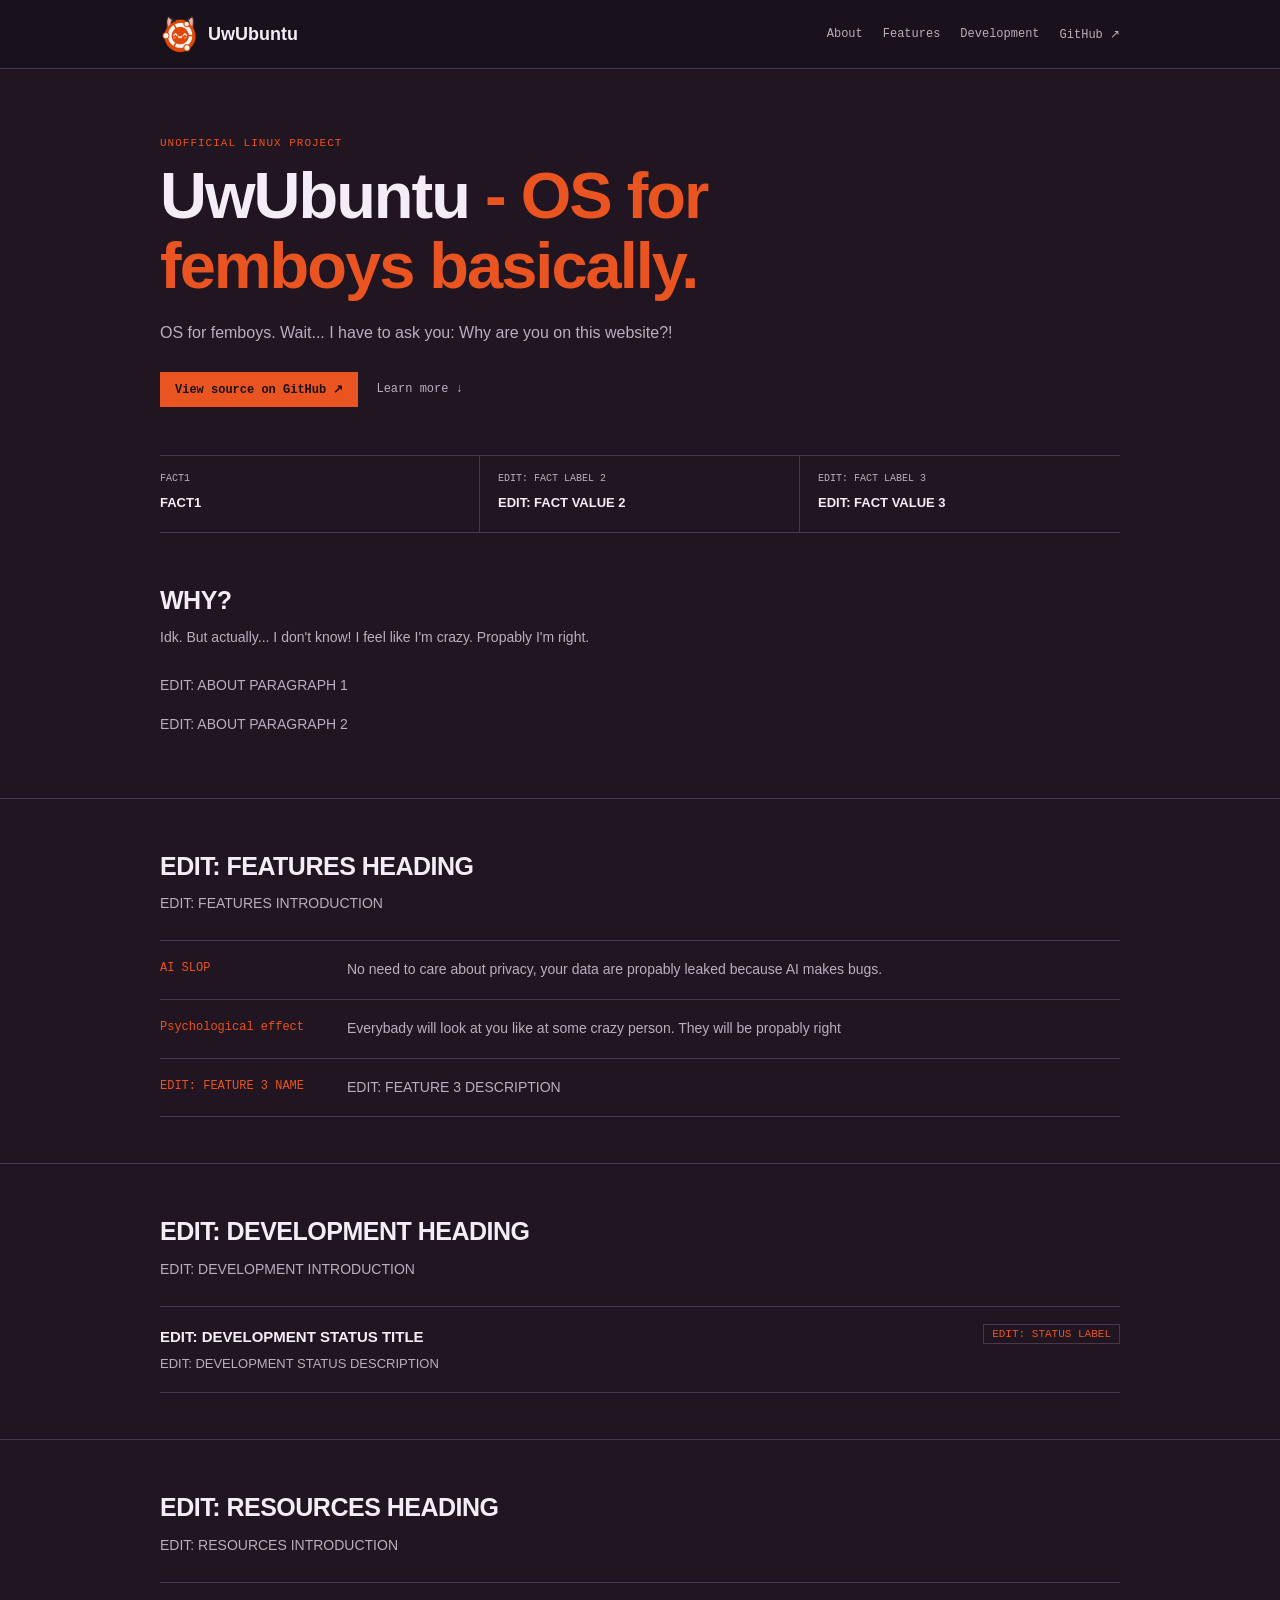
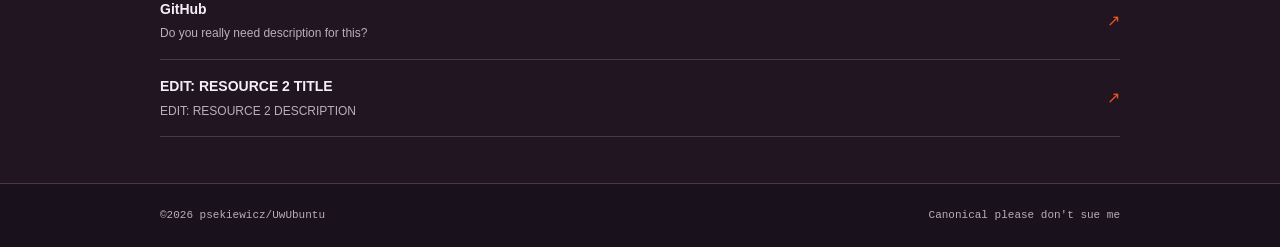
<file: index.html>
<!DOCTYPE html>
<html lang="en">
<head>
  <meta charset="UTF-8">
  <meta name="viewport" content="width=device-width, initial-scale=1">
  <meta name="theme-color" content="#211521">

  <!-- EDIT: PAGE TITLE -->
  <title>UwUbuntu </title>

  <!-- EDIT: PAGE DESCRIPTION -->
  <meta name="description"
        content="UwUbuntu — an unofficial, furry-themed Ubuntu continuation project.">

  <style>
    :root {
      --bg: #211521;
      --surface: #2b202d;
      --text: #f5edf5;
      --muted: #bbaebd;
      --orange: #e95420;
      --border: #49374b;
      --width: 960px;
      --mono: "Cascadia Code", Consolas, monospace;
      --sans: Ubuntu, "Segoe UI", sans-serif;
    }

    * {
      box-sizing: border-box;
    }

    html {
      scroll-behavior: smooth;
      scroll-padding-top: 80px;
    }

    body {
      margin: 0;
      background: var(--bg);
      color: var(--text);
      font: 16px/1.7 var(--sans);
    }

    a {
      color: inherit;
      text-decoration: none;
    }

    a:hover {
      color: var(--orange);
    }

    a:focus-visible {
      outline: 2px solid var(--orange);
      outline-offset: 4px;
    }

    .container {
      width: min(calc(100% - 36px), var(--width));
      margin-inline: auto;
    }

    /* HEADER */

    header {
      background: #19111b;
      border-bottom: 1px solid var(--border);
    }

    .topbar {
      min-height: 68px;
      display: flex;
      align-items: center;
      justify-content: space-between;
      gap: 24px;
    }

    .brand {
      display: flex;
      align-items: center;
      gap: 10px;
      font-weight: 700;
      font-size: 18px;
    }

    .brand img {
      width: 38px;
      height: 38px;
      object-fit: contain;
    }

    .nav {
      display: flex;
      flex-wrap: wrap;
      gap: 20px;
      font: 12px var(--mono);
      color: var(--muted);
    }

    /* INTRO */

    .intro {
      padding: 68px 0 48px;
      border-bottom: 1px solid var(--border);
    }

    .eyebrow {
      margin: 0 0 12px;
      color: var(--orange);
      font: 11px var(--mono);
      letter-spacing: 1px;
      text-transform: uppercase;
    }

    h1 {
      max-width: 700px;
      margin: 0;
      font-size: clamp(38px, 6vw, 65px);
      line-height: 1.08;
      letter-spacing: -2px;
    }

    h1 span {
      color: var(--orange);
    }

    .intro-text {
      max-width: 650px;
      margin: 18px 0 0;
      color: var(--muted);
      font-size: 16px;
    }

    .actions {
      display: flex;
      flex-wrap: wrap;
      align-items: center;
      gap: 18px;
      margin-top: 25px;
    }

    .button {
      display: inline-block;
      padding: 9px 14px;
      background: var(--orange);
      color: #1b111a;
      border: 1px solid var(--orange);
      font: 700 12px var(--mono);
    }

    .button:hover {
      background: #ff7648;
      color: #1b111a;
    }

    .secondary-link {
      color: var(--muted);
      font: 12px var(--mono);
    }

    /* PROJECT INFO */

    .facts {
      display: grid;
      grid-template-columns: repeat(3, minmax(0, 1fr));
      border-bottom: 1px solid var(--border);
    }

    .fact {
      padding: 17px 18px;
      border-right: 1px solid var(--border);
    }

    .fact:first-child {
      padding-left: 0;
    }

    .fact:last-child {
      border-right: 0;
    }

    .fact-label {
      display: block;
      color: var(--muted);
      font: 10px var(--mono);
      text-transform: uppercase;
      margin-bottom: 4px;
    }

    .fact-value {
      font-size: 13px;
      font-weight: 600;
    }

    /* SECTIONS */

    .section {
      padding: 46px 0;
      border-bottom: 1px solid var(--border);
    }

    .section-title {
      margin: 0 0 5px;
      font-size: 25px;
      letter-spacing: -0.5px;
    }

    .section-subtitle {
      margin: 0 0 24px;
      color: var(--muted);
      font-size: 14px;
    }

    .copy {
      max-width: 720px;
      color: var(--muted);
      font-size: 14px;
    }

    .copy p {
      margin: 0 0 15px;
    }

    .copy strong {
      color: var(--text);
    }

    /* SIMPLE FEATURE LIST */

    .feature-list {
      border-top: 1px solid var(--border);
    }

    .feature {
      display: grid;
      grid-template-columns: 165px minmax(0, 1fr);
      gap: 22px;
      padding: 17px 0;
      border-bottom: 1px solid var(--border);
    }

    .feature-name {
      color: var(--orange);
      font: 12px/1.7 var(--mono);
    }

    .feature p {
      margin: 0;
      color: var(--muted);
      font-size: 14px;
    }

    /* STATUS */

    .status-line {
      display: flex;
      align-items: flex-start;
      justify-content: space-between;
      flex-wrap: wrap;
      gap: 16px;
      padding: 17px 0;
      border-top: 1px solid var(--border);
      border-bottom: 1px solid var(--border);
    }

    .status-line strong {
      display: block;
      font-size: 15px;
    }

    .status-line p {
      margin: 4px 0 0;
      color: var(--muted);
      font-size: 13px;
    }

    .status-tag {
      padding: 3px 8px;
      border: 1px solid var(--border);
      color: var(--orange);
      font: 11px var(--mono);
      white-space: nowrap;
    }

    /* LINKS */

    .resource-link {
      display: flex;
      align-items: center;
      justify-content: space-between;
      gap: 18px;
      padding: 15px 0;
      border-top: 1px solid var(--border);
    }

    .resource-link:last-child {
      border-bottom: 1px solid var(--border);
    }

    .resource-link strong {
      display: block;
      font-size: 14px;
    }

    .resource-link small {
      display: block;
      margin-top: 2px;
      color: var(--muted);
      font-size: 12px;
    }

    .arrow {
      color: var(--orange);
    }

    /* FOOTER */

    footer {
      padding: 22px 0;
      background: #19111b;
    }

    .footer-content {
      display: flex;
      justify-content: space-between;
      flex-wrap: wrap;
      gap: 12px;
      color: var(--muted);
      font: 11px/1.7 var(--mono);
    }

    @media (max-width: 600px) {
      .topbar {
        align-items: flex-start;
        flex-direction: column;
        justify-content: center;
        padding: 13px 0;
        gap: 12px;
      }

      .nav {
        gap: 14px;
      }

      .intro {
        padding-top: 48px;
      }

      h1 {
        letter-spacing: -1.3px;
      }

      .facts {
        grid-template-columns: 1fr;
      }

      .fact,
      .fact:first-child {
        padding: 12px 0;
        border-right: 0;
        border-bottom: 1px solid var(--border);
      }

      .fact:last-child {
        border-bottom: 0;
      }

      .feature {
        grid-template-columns: 1fr;
        gap: 4px;
      }

      .section {
        padding: 36px 0;
      }
    }

    @media (prefers-reduced-motion: reduce) {
      html {
        scroll-behavior: auto;
      }
    }
  </style>
</head>

<body>

  <!-- HEADER -->
  <header>
    <div class="container topbar">

      <a class="brand" href="#">
        <img src="art/logo.png" alt="">
        <span>UwUbuntu</span>
      </a>

      <nav class="nav" aria-label="Main navigation">
        <a href="#about">About</a>
        <a href="#features">Features</a>
        <a href="#development">Development</a>
        <a href="https://github.com/psekiewicz/UwUbuntu"
           target="_blank" rel="noopener noreferrer">GitHub ↗</a>
      </nav>

    </div>
  </header>

  <main>

    <!-- INTRO: SEARCH FOR "EDIT: MAIN HEADING" -->
    <section class="container intro">

      <!-- EDIT: EYEBROW TEXT -->
      <p class="eyebrow">Unofficial Linux project</p>

      <!-- EDIT: MAIN HEADING -->
      <h1>UwUbuntu <span>- OS for femboys basically.</span></h1>

      <!-- EDIT: INTRODUCTION -->
      <p class="intro-text">
        OS for femboys. 
        Wait... I have to ask you:
        Why are you on this website?!
        <!-- Add your own introduction here. -->
      </p>

      <div class="actions">
        <!-- EDIT: PRIMARY BUTTON TEXT -->
        <a class="button"
           href="https://github.com/psekiewicz/UwUbuntu"
           target="_blank" rel="noopener noreferrer">
          View source on GitHub ↗
        </a>

        <!-- EDIT: SECONDARY LINK TEXT -->
        <a class="secondary-link" href="#about">
          Learn more ↓
        </a>
      </div>

    </section>

    <!-- QUICK FACTS: SEARCH FOR "EDIT: PROJECT FACTS" -->
    <section class="container facts" aria-label="Project facts">

      <div class="fact">
        <span class="fact-label">FACT1</span>
        <span class="fact-value">FACT1</span>
      </div>

      <div class="fact">
        <span class="fact-label">EDIT: FACT LABEL 2</span>
        <span class="fact-value">EDIT: FACT VALUE 2</span>
      </div>

      <div class="fact">
        <span class="fact-label">EDIT: FACT LABEL 3</span>
        <span class="fact-value">EDIT: FACT VALUE 3</span>
      </div>

    </section>

    <!-- ABOUT: SEARCH FOR "EDIT: ABOUT SECTION" -->
    <section class="section" id="about">
      <div class="container">

        <h2 class="section-title">WHY?</h2>

        <p class="section-subtitle">
          Idk.
          But actually... I don't know! I feel like I'm crazy. Propably I'm right.
        </p>

        <div class="copy">
          <p>
            EDIT: ABOUT PARAGRAPH 1
          </p>

          <p>
            EDIT: ABOUT PARAGRAPH 2
          </p>
        </div>

      </div>
    </section>

    <!-- FEATURES: SEARCH FOR "EDIT: FEATURES SECTION" -->
    <section class="section" id="features">
      <div class="container">

        <h2 class="section-title">EDIT: FEATURES HEADING</h2>

        <p class="section-subtitle">
          EDIT: FEATURES INTRODUCTION
        </p>

        <div class="feature-list">

          <article class="feature">
            <div class="feature-name">AI SLOP</div>
            <p>No need to care about privacy, your data are propably leaked because AI makes bugs.</p>
          </article>

          <article class="feature">
            <div class="feature-name">Psychological effect</div>
            <p>Everybady will look at you like at some crazy person. They will be propably right</p>
          </article>

          <article class="feature">
            <div class="feature-name">EDIT: FEATURE 3 NAME</div>
            <p>EDIT: FEATURE 3 DESCRIPTION</p>
          </article>

        </div>
      </div>
    </section>

    <!-- DEVELOPMENT: SEARCH FOR "EDIT: DEVELOPMENT SECTION" -->
    <section class="section" id="development">
      <div class="container">

        <h2 class="section-title">EDIT: DEVELOPMENT HEADING</h2>

        <p class="section-subtitle">
          EDIT: DEVELOPMENT INTRODUCTION
        </p>

        <div class="status-line">
          <div>
            <strong>EDIT: DEVELOPMENT STATUS TITLE</strong>
            <p>EDIT: DEVELOPMENT STATUS DESCRIPTION</p>
          </div>

          <span class="status-tag">EDIT: STATUS LABEL</span>
        </div>

      </div>
    </section>

    <!-- LINKS: SEARCH FOR "EDIT: RESOURCES SECTION" -->
    <section class="section" id="resources">
      <div class="container">

        <h2 class="section-title">EDIT: RESOURCES HEADING</h2>

        <p class="section-subtitle">
          EDIT: RESOURCES INTRODUCTION
        </p>

        <a class="resource-link"
           href="https://github.com/psekiewicz/UwUbuntu"
           target="_blank" rel="noopener noreferrer">
          <span>
            <strong>GitHub</strong>
            <small>Do you really need description for this?</small>
          </span>
          <span class="arrow">↗</span>
        </a>

        <a class="resource-link" href="#">
          <span>
            <strong>EDIT: RESOURCE 2 TITLE</strong>
            <small>EDIT: RESOURCE 2 DESCRIPTION</small>
          </span>
          <span class="arrow">↗</span>
        </a>

      </div>
    </section>

  </main>

  <!-- FOOTER: SEARCH FOR "EDIT: FOOTER" -->
  <footer>
    <div class="container footer-content">
      <span>©2026 psekiewicz/UwUbuntu</span>
      <span>Canonical please don't sue me</span>
    </div>
  </footer>

</body>
</html>
</file>
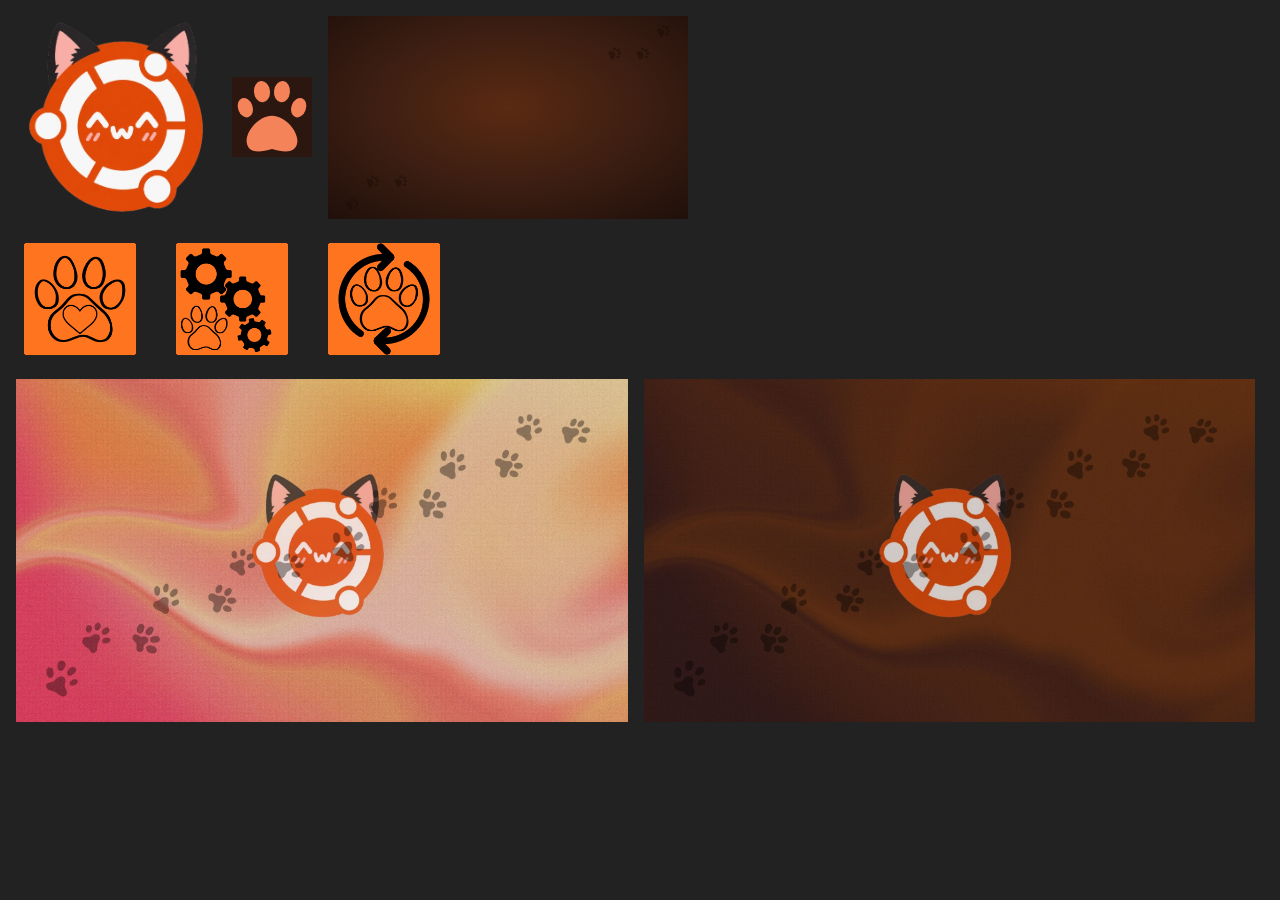
<file: art/preview.html>
<!doctype html><html><body style="margin:0;background:#222">
<div style="display:flex;gap:16px;padding:16px;align-items:center">
<img src="/art/logo.png" width="200"><img src="/art/paw.svg" width="80" style="background:#2b1610">
<img src="/art/grub-background.svg" width="360"></div>
<div style="display:flex;gap:24px;padding:0 16px 16px">
<img src="/art/icons/welcome.png" width="128"><img src="/art/icons/settings.png" width="128"><img src="/art/icons/paw-updater.png" width="128"></div>
<div style="display:flex;gap:16px;padding:0 16px">
<img src="/art/wallpaper-day.webp" style="width:49%"><img src="/art/wallpaper-night.webp" style="width:49%"></div></body></html>
</file>
